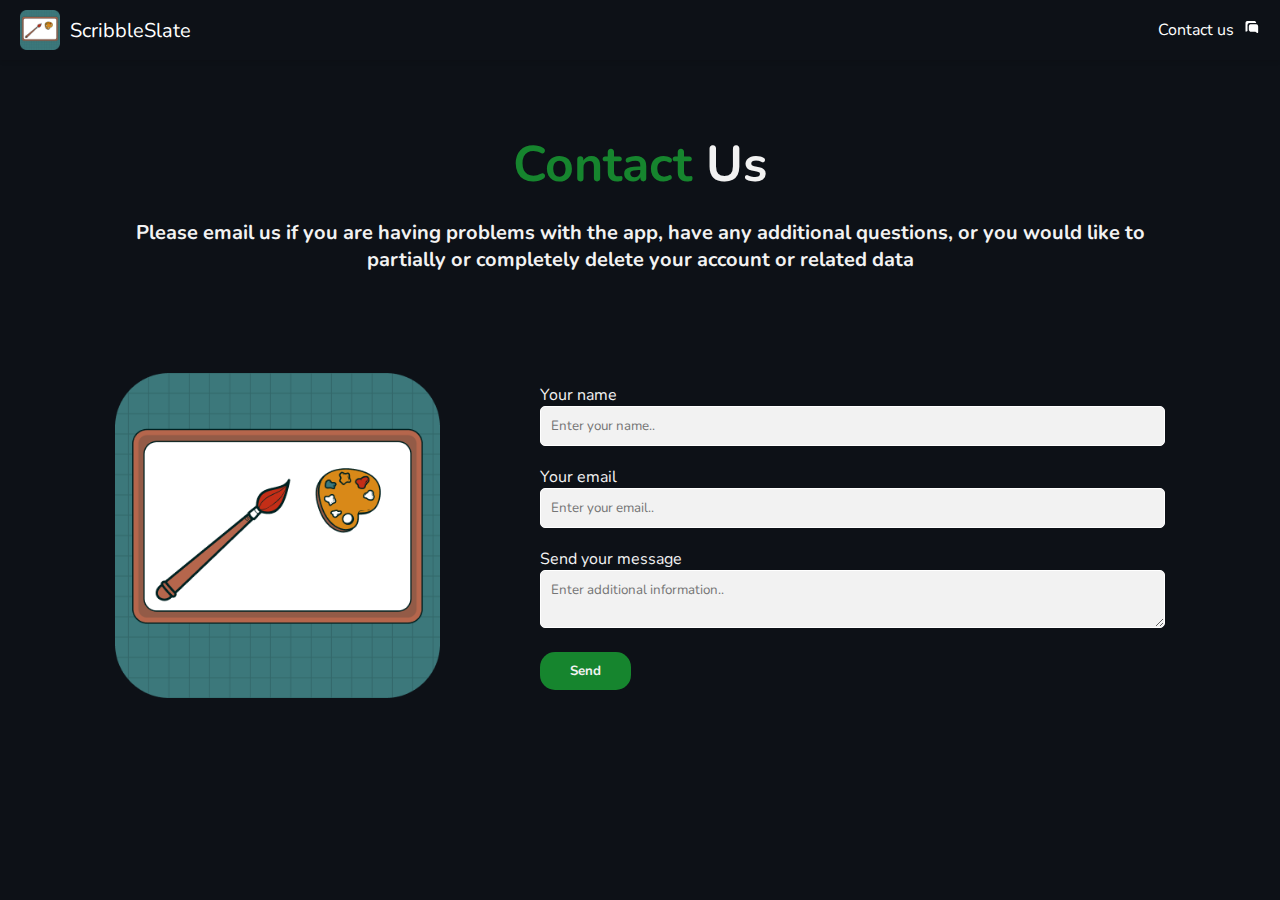
<file: index.html>
<!DOCTYPE html>
<html lang="en">

<head>
    <meta charset="UTF-8">
    <meta name="viewport" content="width=device-width, initial-scale=1.0">
    <title>Contact Us</title>

    <!-- custom css style link  -->
    <link rel="stylesheet" href="style.css">

    <!-- font link  -->
    <link href="https://fonts.googleapis.com/css?family=Nunito" rel="stylesheet" type="text/css">
    
    <!-- favicon link -->
    <link rel="icon" type="image/png" href="img/logo400.png">
</head>

<body>

<!-- header section start -->
<header class="header">
    <div class="container header__container">
        <a href="#" class="header__logo link logo">
            <img src="img/logo400.png" alt="logo" width="40" height="40"> ScribbleSlate
        </a>
        <nav class="header__nav header-nav">
            <ul class="header-nav__list">
                <li class="header-nav__item">
                    <a href="#" class="header-nav__link header-nav__link--contact link">
                        Contact us
                        <svg width="17" height="16" fill="none">
                            <path fill="#fff" d="M5.274 2h5.118c.352 0 .655 0 .905.02.263.022.525.07.778.198a2 2 0 0 1 .874.874c.128.252.176.514.197.778q.006.063.009.13H6.5a2 2 0 0 0-2 2v6q0 .045.002.09l-1.043.51A.667.667 0 0 1 2.5 12V4.774c0-.351 0-.654.02-.904.022-.264.07-.526.198-.778a2 2 0 0 1 .874-.874c.252-.129.514-.176.778-.198.25-.02.553-.02.904-.02"></path>
                            <path fill="#fff" d="M12.392 5.333H8.608c-.352 0-.655 0-.905.02-.263.022-.525.07-.778.198a2 2 0 0 0-.874.874 2 2 0 0 0-.197.778c-.02.25-.02.553-.02.905v1.784c0 .352 0 .655.02.905.021.263.069.525.197.778a2 2 0 0 0 .874.874c.253.128.515.176.778.197.25.02.553.02.905.02h3.246c.263 0 .315.003.36.011q.076.014.149.045c.042.019.086.045.305.191l1.462.975a.667.667 0 0 0 1.037-.555V8.108c0-.352 0-.655-.02-.905a2 2 0 0 0-.198-.778 2 2 0 0 0-.874-.874 2 2 0 0 0-.778-.197c-.25-.02-.553-.02-.905-.02"></path>
                        </svg>
                    </a>
                </li>
            </ul>
        </nav>
        <button class="mobile-menu__btn" type="button" aria-label="open mobile menu" aria-controls="mobile-menu" aria-expanded="false">
            <span class="burger-line"></span>
            <span class="burger-line"></span>
            <span class="burger-line"></span>
        </button>
    </div>
</header>
<!-- header section end -->

<!-- contacts section start -->
<section class="contacts">

    <h2 class="heading"><span>Contact</span> Us</h2>

    <h2 class="heading2">Please email us if you are having problems with the app, have any additional questions, or you would like to partially or completely delete your account or related data</h2>

    <div class="row">


        
        <div class="img">
            <img src="img/logo400.png" alt="Logo">
        </div>

        <form action="https://api.web3forms.com/submit" method="POST">

            <input type="hidden" name="access_key" value="e5179592-adac-4863-8578-5930d7f2d35d">

            <span>Your name</span>
            <input type="text" name="name" class="box" required placeholder="Enter your name.." autocomplete="off">

            <span>Your email</span>
            <input type="email" name="email" class="box" required placeholder="Enter your email.." autocomplete="off">

            <span>Send your message</span>
            <textarea name="additional_info" class="box" placeholder="Enter additional information.." autocomplete="off"></textarea>

            <input type="submit" value="Send" class="btn" name="send">

        </form>

    </div>

</section>
<!-- contacts section end -->

</body>

</html>
</file>
<file: style.css>
/* Reset some default styles */
* {
    margin: 0;
    padding: 0;
    box-sizing: border-box;
    border: 0;
    outline: 0;
    font-family: 'Nunito', sans-serif;
}

html {
    font-size: 62.5%;
    overflow-x: hidden;
}

img {
    max-width: 100%;
}

body {
    width: 100%;
    min-height: 100vh;
    background: #0d1117;
    display: flex;
    flex-direction: column;
    align-items: center;
}

/* Header styles */
.header {
    width: 100%;
    background-color: #0d1117;
    padding: 1rem 2rem;
    box-shadow: 0 2px 4px rgba(0, 0, 0, 0.1);
}

.header__container {
    display: flex;
    justify-content: space-between;
    align-items: center;
}

.header__logo {
    display: flex;
    align-items: center;
    font-size: 2rem;
    color: #ffffff;
    text-decoration: none;
}

.header__logo img {
    margin-right: 1rem;
}

.header__nav {
    display: flex;
}

.header-nav__list {
    list-style: none;
    display: flex;
    gap: 2rem;
}

.header-nav__link {
    color: #ffffff;
    text-decoration: none;
    font-size: 1.6rem;
    position: relative;
}

.header-nav__link:hover,
.header-nav__link:focus,
.current.header-nav__link {
    color: #16852e;
}

.header-nav__link--contact svg {
    margin-left: 0.5rem;
}

.mobile-menu__btn {
    display: none;
    flex-direction: column;
    gap: 0.5rem;
    background: none;
    cursor: pointer;
}

.burger-line {
    width: 2rem;
    height: 0.2rem;
    background-color: #ffffff;
}

@media (max-width: 768px) {
    .header__nav {
        display: none;
    }
    
    .mobile-menu__btn {
        display: flex;
    }
}

.contacts {
    padding: 2rem 9%;
    margin-top: 5rem;
}

.p .ptext {
    color: #ffffff;
}

.contacts .heading {
    text-align: center;
    margin-bottom: 2rem;
    color: #f2f2f2;
    font-size: 5rem;
}

.contacts .heading2 {
    text-align: center;
    margin-bottom: 10rem;
    color: #f2f2f2;
    font-size: 2rem;
}

.contacts .heading span {
    color: #16852e;
}

.contacts .row {
    display: flex;
    align-items: center;
    flex-wrap: wrap;
    gap: 10rem;
}

.contacts .row .img {
    flex: 1 1 10rem;
}

.contacts .row form {
    flex: 1 1 40rem;
}

.contacts .row form .box {
    width: 100%;
    margin-bottom: 2rem;
    border-radius: 0.5rem;
    padding: 1rem;
    background-color: #f2f2f2;
    color: #797777;
    border: 1px solid #ffffff;
    transition: border-color 0.3s;
}

.contacts .row form .box:focus {
    border-color: #16852e;
}

.contacts .row form span {
    color: #f2f2f2;
    font-size: 1.6rem;
}

.btn {
    padding: 1rem 3rem;
    border-radius: 1.5rem;
    background-color: #16852e;
    color: #f2f2f2;
    font-weight: bold;
    cursor: pointer;
    transition: background-color 0.3s, color 0.3s;
}

.btn:hover {
    background-color: #f2f2f2;
    color: #16852e;
}
</file>
